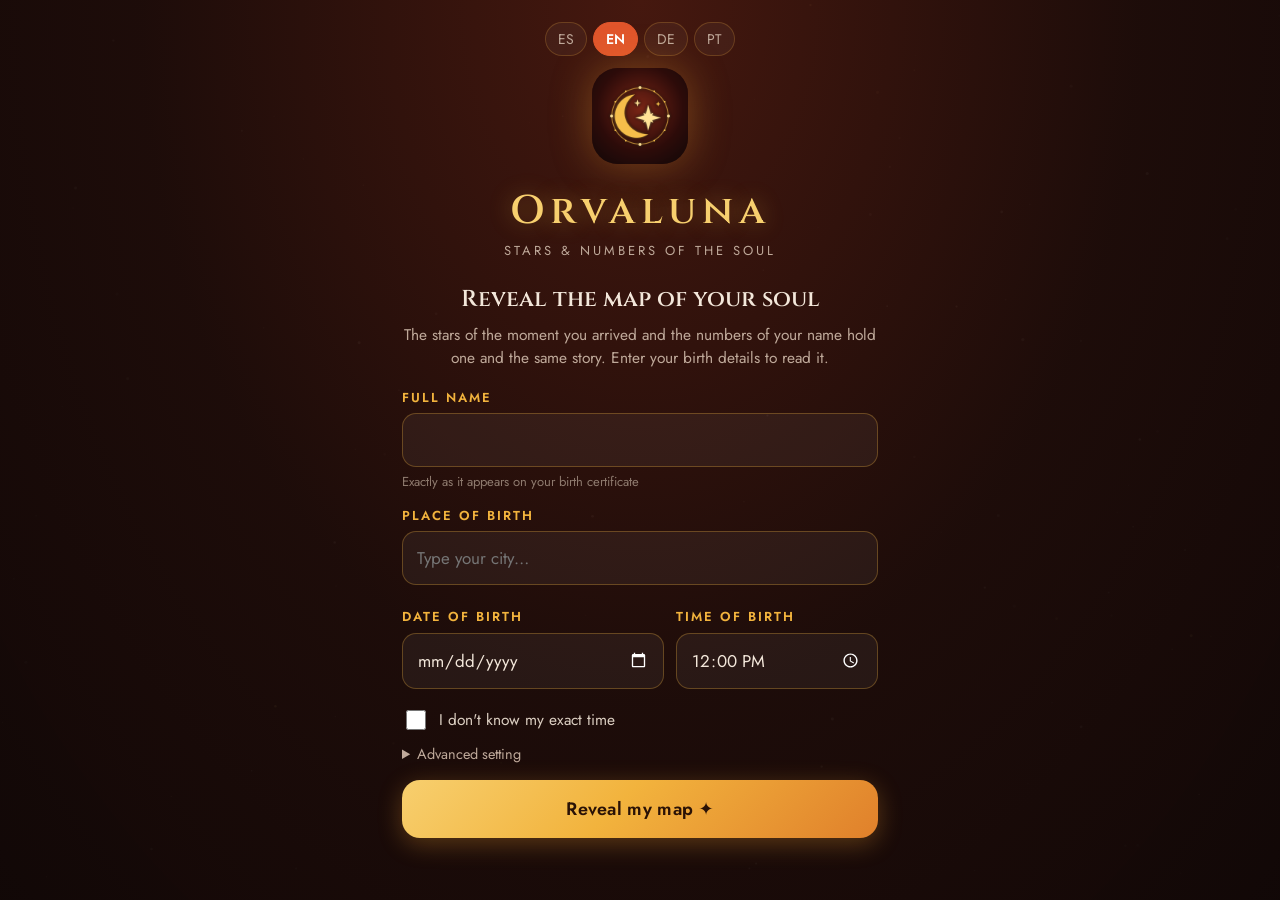
<file: www/index.html>
<!doctype html>
<html lang="es">
<head>
<meta charset="utf-8">
<meta name="viewport" content="width=device-width, initial-scale=1, maximum-scale=1, user-scalable=no, viewport-fit=cover">
<meta name="theme-color" content="#140A08">
<title>Orvaluna</title>
<link rel="stylesheet" href="css/style.css">
</head>
<body>
<canvas id="stars" aria-hidden="true"></canvas>
<audio id="bgm" src="audio/orvaluna_ambient.mp3" loop preload="auto"></audio>

<!-- Encabezado -->
<header id="hdr" class="hidden">
  <div class="hdr-row">
    <div class="hdr-text">
      <div class="kicker" style="margin-top:12px">✨ <span id="hdrBrand">Astral &amp; Numerología</span></div>
    </div>
    <div class="hdr-actions">
      <button class="round-btn" id="btnMusic" aria-label="music">♫</button>
      <button class="round-btn gear" id="btnSettings" aria-label="settings">⚙</button>
    </div>
  </div>
  <div class="name-row"><h1 id="hdrName">—</h1><button class="pill-btn" id="btnChange">✏️ <span data-t="change">Cambiar</span></button></div>
</header>

<main id="main" class="hidden">
  <section class="view" id="view-chart"></section>
  <section class="view" id="view-num"></section>
  <section class="view" id="view-synth"></section>
  <section class="view" id="view-me"></section>
</main>

<nav id="nav" class="hidden">
  <button data-view="chart" class="active"><span class="ni">🌌</span><span class="nl" data-t="nav.chart">Carta Astral</span></button>
  <button data-view="num"><span class="ni">🔢</span><span class="nl" data-t="nav.num">Numerología</span></button>
  <button data-view="synth"><span class="ni">✨</span><span class="nl" data-t="nav.synth">Síntesis</span></button>
  <button data-view="me"><span class="ni">👤</span><span class="nl" data-t="nav.me">Mis Datos</span></button>
</nav>

<!-- Formulario -->
<div id="form" class="overlay hidden">
  <div class="form-wrap">
    <div class="langs" id="formLangs"></div>
    <div class="brand">
      <img src="icon.png" alt="" class="brand-logo">
      <div class="brand-name">Orvaluna</div>
      <div class="brand-tag" data-t="tagline">Astros &amp; Números del Alma</div>
    </div>
    <h2 data-t="welcomeTitle">Revela el mapa de tu alma</h2>
    <p class="sub" data-t="welcomeSub"></p>

    <label class="fld"><span data-t="fullName">Nombre completo</span>
      <input id="fName" type="text" autocomplete="name" autocapitalize="words">
      <small data-t="fullNameHint"></small>
    </label>
    <label class="fld"><span data-t="place">Lugar de nacimiento</span>
      <input id="fPlace" type="text" autocomplete="off" data-tp="placeHint">
      <div id="placeList" class="suggest hidden"></div>
      <div id="placeChosen" class="chosen hidden"></div>
    </label>
    <div class="row2">
      <label class="fld"><span data-t="date">Fecha</span><input id="fDate" type="date" min="1800-01-01" max="2100-12-31"></label>
      <label class="fld"><span data-t="time">Hora</span><input id="fTime" type="time" value="12:00"></label>
    </div>
    <label class="check"><input id="fNoTime" type="checkbox"><span data-t="unknownTime">No conozco mi hora exacta</span></label>
    <details class="adv"><summary data-t="advanced">Ajuste avanzado</summary>
      <label class="fld"><span data-t="manualOffset"></span><input id="fOffset" type="text" inputmode="decimal" placeholder="-5"><small data-t="manualOffsetHint"></small></label>
    </details>
    <div id="formErr" class="err hidden"></div>
    <button class="cta" id="btnCalc"><span data-t="calc">Revelar mi mapa</span> ✦</button>
    <button class="ghost hidden" id="btnCancel" data-t="cancel">Cancelar</button>
  </div>
</div>

<!-- Cargando -->
<div id="loading" class="overlay hidden">
  <div class="astrolabe"><div class="ring r1"></div><div class="ring r2"></div><div class="ring r3"></div><div class="core">✦</div></div>
  <p id="loadingTxt" data-t="calculating">Alineando los astros…</p>
</div>

<!-- Ajustes -->
<div id="sheet" class="sheet-bg hidden">
  <div class="sheet">
    <div class="sheet-grip"></div>
    <h3 data-t="settings">Ajustes</h3>
    <div class="set-label" data-t="language">Idioma</div>
    <div class="langs big" id="setLangs"></div>
    <div class="set-row">
      <span data-t="music">Música de fondo</span>
      <label class="switch"><input type="checkbox" id="setMusic"><span></span></label>
    </div>
    <div class="set-row col">
      <span data-t="volume">Volumen</span>
      <input type="range" id="setVol" min="0" max="100" value="45">
    </div>
    <div class="set-label" data-t="about">Acerca de</div>
    <p class="about" data-t="aboutTxt"></p>
    <details class="adv lic"><summary>Open source · Licencias · Lizenzen</summary>
      <p class="about small">Astronomy Engine © Don Cross — MIT · jsPDF © James Hall, yWorks — MIT · tz-lookup © DarkSky — CC0 · city-timezones © Kevin Kelly — MIT; city data © SimpleMaps.com — CC BY 4.0 · Place search © OpenStreetMap contributors, Nominatim — ODbL · Fonts Cinzel, Jost, Noto Sans Symbols — SIL Open Font License 1.1 · Music and artwork: original works created for Orvaluna.</p>
    </details>
    <p class="about small">Orvaluna · <span data-t="version">Versión</span> 1.0.0</p>
    <button class="cta" id="btnCloseSheet" data-t="close">Cerrar</button>
  </div>
</div>

<div id="toast" class="toast hidden"></div>

<script src="lib/astronomy.min.js"></script>
<script src="lib/tz-lookup.js"></script>
<script src="lib/cities.js"></script>
<script src="js/astro.js"></script>
<script src="js/numerology.js"></script>
<script src="js/i18n/es.js"></script>
<script src="js/i18n/en.js"></script>
<script src="js/i18n/de.js"></script>
<script src="js/i18n/pt.js"></script>
<script src="js/wheel.js"></script>
<script src="js/orbits.js"></script>
<script src="js/app.js"></script>
<script src="js/pdf.js" defer></script>
</body>
</html>
</file>
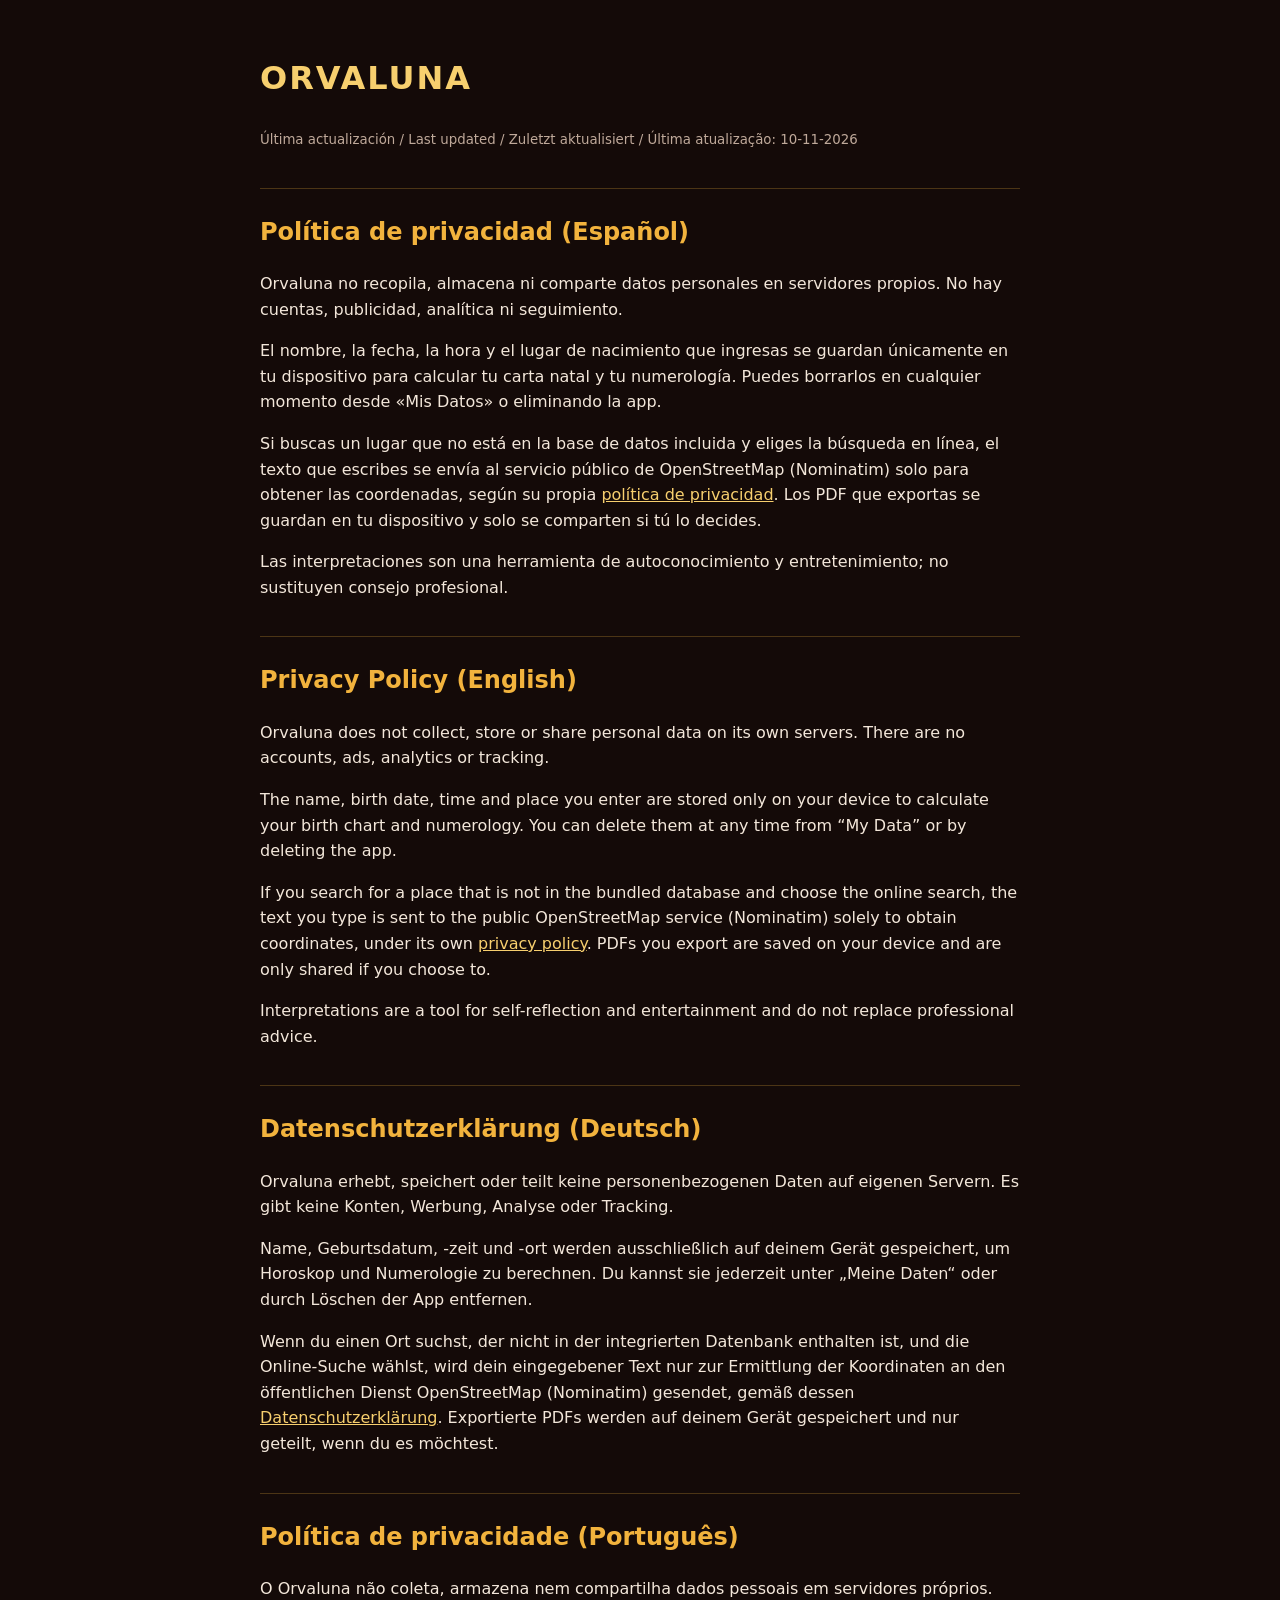
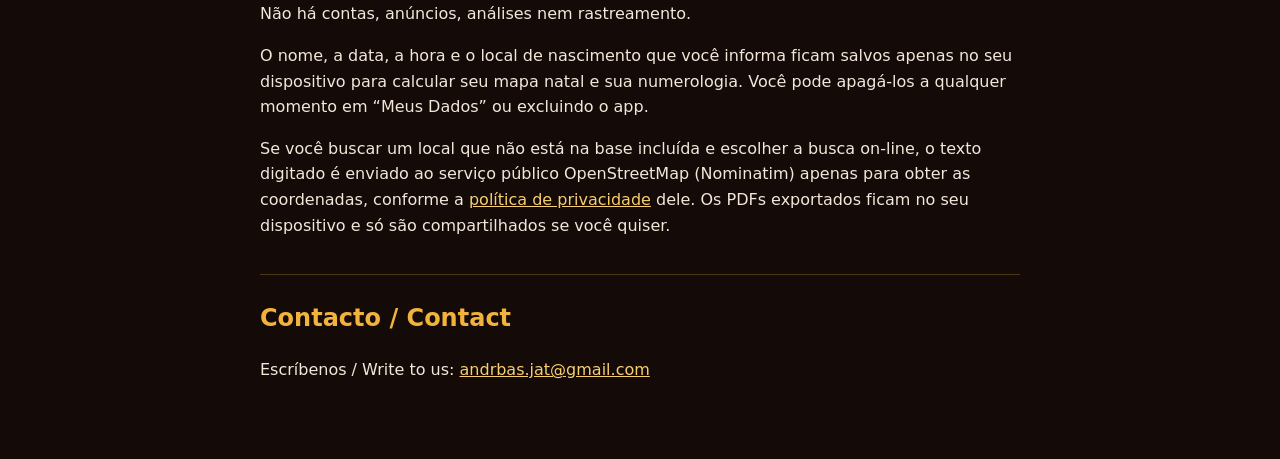
<file: docs/privacy.html>
<!doctype html>
<html lang="es">
<head>
<meta charset="utf-8">
<meta name="viewport" content="width=device-width, initial-scale=1">
<title>Orvaluna · Política de privacidad / Privacy Policy</title>
<style>
  body { margin: 0; background: #140A08; color: #F3E7DA; font: 16px/1.6 system-ui, sans-serif; }
  main { max-width: 760px; margin: 0 auto; padding: 32px 20px 60px; }
  h1 { color: #F7CF6E; letter-spacing: 2px; font-weight: 600; }
  h2 { color: #F2B33D; margin-top: 36px; border-top: 1px solid rgba(242,179,61,.25); padding-top: 24px; }
  a { color: #F7CF6E; }
  small { color: #BFA99A; }
</style>
</head>
<body>
<main>
<h1>ORVALUNA</h1>
<small>Última actualización / Last updated / Zuletzt aktualisiert / Última atualização: 10-11-2026</small>

<h2 id="es">Política de privacidad (Español)</h2>
<p>Orvaluna no recopila, almacena ni comparte datos personales en servidores propios. No hay cuentas, publicidad, analítica ni seguimiento.</p>
<p>El nombre, la fecha, la hora y el lugar de nacimiento que ingresas se guardan únicamente en tu dispositivo para calcular tu carta natal y tu numerología. Puedes borrarlos en cualquier momento desde «Mis Datos» o eliminando la app.</p>
<p>Si buscas un lugar que no está en la base de datos incluida y eliges la búsqueda en línea, el texto que escribes se envía al servicio público de OpenStreetMap (Nominatim) solo para obtener las coordenadas, según su propia <a href="https://osmfoundation.org/wiki/Privacy_Policy">política de privacidad</a>. Los PDF que exportas se guardan en tu dispositivo y solo se comparten si tú lo decides.</p>
<p>Las interpretaciones son una herramienta de autoconocimiento y entretenimiento; no sustituyen consejo profesional.</p>

<h2 id="en">Privacy Policy (English)</h2>
<p>Orvaluna does not collect, store or share personal data on its own servers. There are no accounts, ads, analytics or tracking.</p>
<p>The name, birth date, time and place you enter are stored only on your device to calculate your birth chart and numerology. You can delete them at any time from “My Data” or by deleting the app.</p>
<p>If you search for a place that is not in the bundled database and choose the online search, the text you type is sent to the public OpenStreetMap service (Nominatim) solely to obtain coordinates, under its own <a href="https://osmfoundation.org/wiki/Privacy_Policy">privacy policy</a>. PDFs you export are saved on your device and are only shared if you choose to.</p>
<p>Interpretations are a tool for self-reflection and entertainment and do not replace professional advice.</p>

<h2 id="de">Datenschutzerklärung (Deutsch)</h2>
<p>Orvaluna erhebt, speichert oder teilt keine personenbezogenen Daten auf eigenen Servern. Es gibt keine Konten, Werbung, Analyse oder Tracking.</p>
<p>Name, Geburtsdatum, -zeit und -ort werden ausschließlich auf deinem Gerät gespeichert, um Horoskop und Numerologie zu berechnen. Du kannst sie jederzeit unter „Meine Daten“ oder durch Löschen der App entfernen.</p>
<p>Wenn du einen Ort suchst, der nicht in der integrierten Datenbank enthalten ist, und die Online-Suche wählst, wird dein eingegebener Text nur zur Ermittlung der Koordinaten an den öffentlichen Dienst OpenStreetMap (Nominatim) gesendet, gemäß dessen <a href="https://osmfoundation.org/wiki/Privacy_Policy">Datenschutzerklärung</a>. Exportierte PDFs werden auf deinem Gerät gespeichert und nur geteilt, wenn du es möchtest.</p>

<h2 id="pt">Política de privacidade (Português)</h2>
<p>O Orvaluna não coleta, armazena nem compartilha dados pessoais em servidores próprios. Não há contas, anúncios, análises nem rastreamento.</p>
<p>O nome, a data, a hora e o local de nascimento que você informa ficam salvos apenas no seu dispositivo para calcular seu mapa natal e sua numerologia. Você pode apagá-los a qualquer momento em “Meus Dados” ou excluindo o app.</p>
<p>Se você buscar um local que não está na base incluída e escolher a busca on-line, o texto digitado é enviado ao serviço público OpenStreetMap (Nominatim) apenas para obter as coordenadas, conforme a <a href="https://osmfoundation.org/wiki/Privacy_Policy">política de privacidade</a> dele. Os PDFs exportados ficam no seu dispositivo e só são compartilhados se você quiser.</p>

<h2 id="contact">Contacto / Contact</h2>
<p>Escríbenos / Write to us: <a href="mailto:andrbas.jat@gmail.com">andrbas.jat@gmail.com</a></p>
</main>
</body>
</html>
</file>
<file: www/css/style.css>
@font-face { font-family: 'Cinzel'; font-weight: 400; src: url(../fonts/cinzel-latin-400-normal.woff2) format('woff2'); font-display: swap; }
@font-face { font-family: 'Cinzel'; font-weight: 600; src: url(../fonts/cinzel-latin-600-normal.woff2) format('woff2'); font-display: swap; }
@font-face { font-family: 'Cinzel'; font-weight: 700; src: url(../fonts/cinzel-latin-700-normal.woff2) format('woff2'); font-display: swap; }
@font-face { font-family: 'Jost'; font-weight: 300; src: url(../fonts/jost-latin-300-normal.woff2) format('woff2'); font-display: swap; }
@font-face { font-family: 'Jost'; font-weight: 400; src: url(../fonts/jost-latin-400-normal.woff2) format('woff2'); font-display: swap; }
@font-face { font-family: 'Jost'; font-weight: 500; src: url(../fonts/jost-latin-500-normal.woff2) format('woff2'); font-display: swap; }
@font-face { font-family: 'Jost'; font-weight: 600; src: url(../fonts/jost-latin-600-normal.woff2) format('woff2'); font-display: swap; }
@font-face { font-family: 'NotoSym'; font-weight: 400; src: url(../fonts/noto-sans-symbols-symbols-400-normal.woff2) format('woff2'); }

:root {
  --night: #140A08; --night2: #1C0E0B; --card: #22120E; --card2: #2A1510; --line: rgba(242, 179, 61, .22);
  --gold: #F2B33D; --gold2: #F7CF6E; --ember: #E0552B; --wine: #5A1A14; --text: #F3E7DA; --muted: #BFA99A; --dim: #8E7A6E;
  --fire: #E0552B; --earth: #6E9B4E; --air: #E9B53F; --water: #4F7FC8;
  --nav-h: 76px; --safe-b: env(safe-area-inset-bottom, 0px);
}
* { box-sizing: border-box; -webkit-tap-highlight-color: transparent; }
html, body { margin: 0; padding: 0; background: var(--night); color: var(--text); font-family: 'Jost', system-ui, sans-serif; font-size: 16px; line-height: 1.5; }
body { min-height: 100vh; overscroll-behavior: none; }
button { font-family: inherit; color: inherit; cursor: pointer; }
.hidden { display: none !important; }
.sym { font-family: 'NotoSym', 'Noto Sans Symbols', serif; font-variant-emoji: text; }

#stars { position: fixed; inset: 0; width: 100%; height: 100%; z-index: 0; pointer-events: none; }

/* Encabezado */
#hdr { position: sticky; top: 0; z-index: 20; padding: calc(14px + env(safe-area-inset-top, 0px)) 18px 12px; background: linear-gradient(180deg, #2B0F0C 0%, #3A1410 55%, rgba(30, 12, 10, .97) 100%); border-bottom: 1px solid var(--line); backdrop-filter: blur(6px); }
.hdr-row { display: flex; align-items: flex-start; gap: 10px; }
.hdr-text { flex: 1; min-width: 0; }
.kicker { font-size: 12px; letter-spacing: 3px; color: var(--gold); font-weight: 600; text-transform: uppercase; margin-bottom: 4px; }
#hdr h1 { font-family: 'Jost'; font-weight: 600; font-size: 26px; line-height: 1.15; margin: 0; letter-spacing: .3px; overflow-wrap: anywhere; }
.hdr-actions { display: flex; gap: 8px; }
.round-btn { width: 42px; height: 42px; border-radius: 50%; border: 1px solid rgba(255, 255, 255, .08); background: rgba(255, 255, 255, .08); font-size: 20px; color: #CFC3BA; display: grid; place-items: center; box-shadow: 0 0 0 4px rgba(0, 0, 0, .12); }
.round-btn.muted { opacity: .45; text-decoration: line-through; }
.round-btn.gear { font-size: 22px; }
.pill-btn { flex: 0 0 auto; white-space: nowrap; margin-top: 0; border: 1px solid rgba(242, 179, 61, .4); background: rgba(90, 26, 20, .55); border-radius: 999px; padding: 7px 16px; font-size: 15px; color: var(--gold2); }

main { position: relative; z-index: 1; padding: 16px 16px calc(var(--nav-h) + var(--safe-b) + 24px); max-width: 640px; margin: 0 auto; }
.view { display: none; animation: fade .45s ease; }
.view.active { display: block; }
@keyframes fade { from { opacity: 0; transform: translateY(8px); } to { opacity: 1; transform: none; } }

/* Navegación inferior */
#nav { position: fixed; left: 0; right: 0; bottom: 0; z-index: 30; display: flex; background: rgba(20, 10, 8, .97); border-top: 1px solid var(--line); padding: 8px 4px calc(8px + var(--safe-b)); height: calc(var(--nav-h) + var(--safe-b)); }
#nav button { flex: 1; background: none; border: 0; display: flex; flex-direction: column; align-items: center; justify-content: center; gap: 2px; color: var(--muted); position: relative; padding: 0; }
#nav .ni { font-size: 25px; filter: grayscale(.25) brightness(.9); transition: transform .25s; }
#nav .nl { font-size: 13.5px; }
#nav button.active { color: var(--gold); font-weight: 600; }
#nav button.active .ni { transform: translateY(-2px) scale(1.08); filter: none; }
#nav button.active::after { content: ''; position: absolute; bottom: -2px; width: 6px; height: 6px; border-radius: 50%; background: var(--gold); }

/* Tarjetas */
.card { background: linear-gradient(180deg, var(--card2), var(--card)); border: 1px solid var(--line); border-radius: 24px; padding: 20px; margin-bottom: 16px; position: relative; overflow: hidden; }
.card.glow { border-color: rgba(242, 179, 61, .55); box-shadow: 0 0 28px rgba(242, 160, 50, .18), inset 0 0 40px rgba(224, 85, 43, .06); }
.card.hero { background: linear-gradient(180deg, #8C2F17 0%, #4A1A10 45%, #24110C 100%); text-align: center; border-color: rgba(242, 179, 61, .6); box-shadow: 0 0 30px rgba(242, 160, 50, .2); }
.sec-title { font-size: 15px; letter-spacing: 3px; color: var(--gold); font-weight: 600; text-transform: uppercase; margin: 26px 4px 12px; }
.lbl { font-size: 13px; letter-spacing: 2.5px; color: var(--gold); font-weight: 600; text-transform: uppercase; }
.lbl.sm { font-size: 12px; }
h3.ttl { margin: 2px 0 2px; font-size: 24px; font-weight: 600; line-height: 1.2; }
.subttl { color: var(--gold2); font-size: 18px; line-height: 1.35; margin: 2px 0 6px; }
.meta { color: var(--muted); font-size: 15px; }
p.txt { margin: 10px 0 0; color: #E9DDD1; font-size: 16.5px; line-height: 1.62; }
.k { color: var(--gold); font-weight: 600; font-size: 14.5px; margin-top: 16px; display: flex; gap: 6px; align-items: center; letter-spacing: .3px; text-transform: uppercase; }
.k + p.txt { margin-top: 4px; }
.hl { color: var(--gold); font-weight: 600; }

/* Rueda */
.wheel-card { padding: 16px; }
.wheel-box { position: relative; width: 100%; max-width: 380px; margin: 0 auto; aspect-ratio: 1; }
.wheel-box canvas { width: 100%; height: 100%; display: block; }
.chips { display: flex; flex-wrap: wrap; justify-content: center; gap: 10px; margin-top: 16px; }
.chip { border: 1px solid var(--line); background: rgba(255, 255, 255, .03); border-radius: 999px; padding: 6px 12px; font-size: 14px; white-space: nowrap; }
.note { font-size: 13.5px; color: var(--dim); text-align: center; margin-top: 12px; }

.tabs { display: flex; gap: 4px; background: rgba(255, 255, 255, .04); border: 1px solid var(--line); border-radius: 999px; padding: 5px; overflow-x: auto; scrollbar-width: none; margin: 4px 0 16px; }
.tabs::-webkit-scrollbar { display: none; }
.tabs button { flex: 0 0 auto; border: 0; background: none; border-radius: 999px; padding: 10px 15px; font-size: 15.5px; color: var(--text); white-space: nowrap; }
.tabs button.active { background: var(--ember); color: #fff; font-weight: 600; box-shadow: 0 2px 12px rgba(224, 85, 43, .4); }

.sign-card { display: flex; gap: 14px; align-items: flex-start; }
.badge { flex: 0 0 64px; height: 64px; border-radius: 16px; background: rgba(255, 255, 255, .06); display: grid; place-items: center; position: relative; }
.badge .b1 { position: absolute; top: 4px; left: 6px; font-size: 22px; }
.badge .b2 { position: absolute; bottom: 4px; left: 6px; width: 28px; height: 28px; border-radius: 50%; display: grid; place-items: center; color: #1A0C08; font-size: 17px; }
.sign-card .info { flex: 1; min-width: 0; }

.row { display: flex; align-items: center; gap: 12px; padding: 13px 0; border-bottom: 1px solid rgba(242, 179, 61, .1); }
.row:last-child { border-bottom: 0; }
.pg { flex: 0 0 42px; height: 42px; border-radius: 50%; background: #2E160F; border: 1px solid rgba(242, 179, 61, .55); display: grid; place-items: center; color: var(--gold2); font-size: 21px; }
.pg.sun { background: #F5A623; color: #5A2208; }
.pg.moon { background: #F8EBC8; color: #5A3A10; }
.row .rt { flex: 1; min-width: 0; }
.row .rt b { font-weight: 600; font-size: 16.5px; }
.row .rt .meta { font-size: 14.5px; }
.row .deg { color: var(--gold2); font-weight: 600; font-size: 15px; white-space: nowrap; }
.retro { color: var(--ember); font-weight: 700; font-size: 13px; margin-left: 4px; }
.expand p.txt { font-size: 15.5px; }

.bars { margin-top: 8px; }
.bar { display: flex; align-items: center; gap: 10px; margin: 10px 0; }
.bar .bn { width: 92px; font-size: 15px; }
.bar .bt { flex: 1; height: 12px; border-radius: 99px; background: rgba(255, 255, 255, .06); overflow: hidden; }
.bar .bf { height: 100%; border-radius: 99px; }
.bar .bv { width: 40px; text-align: right; color: var(--muted); font-size: 14px; }

.asp-sym { flex: 0 0 42px; height: 42px; border-radius: 12px; display: grid; place-items: center; font-size: 22px; background: rgba(255, 255, 255, .05); }

/* Numerología */
.num-hero { text-align: left; }
.big-num { font-family: 'Cinzel', serif; font-size: 72px; line-height: 1; color: var(--gold); text-shadow: 0 0 24px rgba(242, 179, 61, .45); font-weight: 600; }
.num-hero .top { display: flex; align-items: center; gap: 16px; }
.grid3 { display: grid; grid-template-columns: repeat(3, minmax(0, 1fr)); gap: 10px; }
.grid2 { display: grid; grid-template-columns: repeat(2, 1fr); gap: 10px; }
.mini { background: linear-gradient(180deg, var(--card2), var(--card)); border: 1px solid var(--line); border-radius: 20px; padding: 16px 8px 14px; text-align: center; display: flex; flex-direction: column; align-items: center; }
.mini .n { font-family: 'Cinzel', serif; font-weight: 600; font-size: 36px; color: var(--gold); line-height: 1.1; }
.mini .t { font-size: 13.5px; font-weight: 600; letter-spacing: .4px; hyphens: auto; overflow-wrap: break-word; max-width: 100%; text-transform: uppercase; margin-top: 6px; line-height: 1.25; }
.mini .s { hyphens: auto; overflow-wrap: break-word; max-width: 100%; font-size: 12.5px; color: var(--muted); margin-top: 6px; line-height: 1.3; }
.mini.tap { cursor: pointer; }
.mini.sel { border-color: var(--gold); box-shadow: 0 0 18px rgba(242, 179, 61, .2); }
.tag { display: inline-block; font-size: 11.5px; letter-spacing: 1.5px; text-transform: uppercase; border: 1px solid rgba(242, 179, 61, .5); color: var(--gold2); border-radius: 99px; padding: 2px 10px; margin-top: 8px; }
.tag.k13 { border-color: rgba(224, 85, 43, .7); color: #FF9A73; }
.detail { margin-top: 12px; }

.timeline { position: relative; margin: 6px 0 0 8px; padding-left: 22px; border-left: 2px solid rgba(242, 179, 61, .25); }
.tl-item { position: relative; padding: 4px 0 16px; }
.tl-item::before { content: ''; position: absolute; left: -30px; top: 10px; width: 12px; height: 12px; border-radius: 50%; background: var(--card2); border: 2px solid var(--gold); }
.tl-item.cur::before { background: var(--gold); box-shadow: 0 0 12px var(--gold); }
.tl-item .tl-h { display: flex; align-items: baseline; gap: 10px; flex-wrap: wrap; }
.tl-item .tl-n { font-family: 'Cinzel'; font-size: 26px; color: var(--gold); font-weight: 600; }
.tl-item .tl-a { color: var(--muted); font-size: 14.5px; }
.tl-item .cur-tag { background: var(--ember); color: #fff; font-size: 11px; letter-spacing: 1px; padding: 2px 8px; border-radius: 99px; text-transform: uppercase; }

.inc { display: grid; grid-template-columns: repeat(3, 1fr); gap: 8px; margin-top: 12px; }
.inc div { border: 1px solid var(--line); border-radius: 14px; padding: 10px 6px; text-align: center; background: rgba(255, 255, 255, .02); }
.inc .d { font-family: 'Cinzel'; color: var(--gold); font-size: 22px; font-weight: 600; }
.inc .c { font-size: 13.5px; color: var(--muted); }
.inc .zero { border-color: rgba(224, 85, 43, .55); background: rgba(224, 85, 43, .07); }
.inc .zero .d { color: #FF8A5E; }
.inc .max { border-color: var(--gold); box-shadow: inset 0 0 14px rgba(242, 179, 61, .15); }

/* Síntesis */
.hero h2 { font-family: 'Jost'; font-weight: 600; font-size: 28px; margin: 6px 0 8px; }
.hero .triad { color: var(--gold2); font-weight: 500; font-size: 17px; line-height: 1.4; }
.hero .lp { color: #E9DDD1; margin-top: 10px; font-size: 16.5px; }
.ic-head { display: flex; gap: 14px; align-items: center; }
.ic-head .ic { font-size: 40px; }
.ic-head h3 { margin: 2px 0 0; font-size: 21px; font-weight: 600; line-height: 1.25; }
.pm { display: flex; gap: 14px; margin-top: 18px; }
.pm .ic { font-size: 30px; flex: 0 0 36px; }
.pm h4 { margin: 0; color: var(--gold); font-size: 18px; font-weight: 600; }
.pm p { margin: 4px 0 0; color: #DCCFC2; font-size: 16px; line-height: 1.55; }
.decree { text-align: center; padding: 28px 22px; }
.decree .star { font-size: 40px; }
.decree q { display: block; font-style: italic; font-size: 19px; line-height: 1.7; margin-top: 12px; quotes: '"' '"'; }
.decree .sig { color: var(--dim); margin-top: 14px; font-size: 14.5px; }
.export { display: flex; flex-direction: column; gap: 10px; }

/* Botones */
.cta { width: 100%; border: 0; border-radius: 18px; padding: 16px; font-size: 18px; font-weight: 600; color: #2A1206; background: linear-gradient(135deg, #F7CF6E, #F2B33D 45%, #E0802B); box-shadow: 0 6px 24px rgba(242, 160, 50, .3); letter-spacing: .3px; }
.cta:active { transform: scale(.98); }
.cta.sec { background: rgba(255, 255, 255, .05); color: var(--gold2); border: 1px solid rgba(242, 179, 61, .45); box-shadow: none; }
.ghost { width: 100%; border: 0; background: none; color: var(--muted); padding: 14px; font-size: 16px; }
.cta[disabled] { opacity: .6; }

/* Mis datos */
.kv { display: flex; justify-content: space-between; gap: 12px; padding: 11px 0; border-bottom: 1px solid rgba(242, 179, 61, .1); font-size: 16px; }
.kv:last-child { border-bottom: 0; }
.kv span:first-child { color: var(--muted); }
.kv span:last-child { text-align: right; font-weight: 500; }
.prof { display: flex; align-items: center; gap: 12px; padding: 12px 0; border-bottom: 1px solid rgba(242, 179, 61, .1); }
.prof:last-child { border-bottom: 0; }
.prof .av { width: 44px; height: 44px; border-radius: 50%; background: linear-gradient(135deg, #8C2F17, #3A1410); display: grid; place-items: center; font-weight: 600; color: var(--gold2); border: 1px solid var(--line); }
.prof .pi { flex: 1; min-width: 0; }
.prof .pi b { display: block; font-weight: 600; overflow: hidden; text-overflow: ellipsis; white-space: nowrap; }
.prof .pi small { color: var(--muted); }
.prof button { border: 1px solid var(--line); background: rgba(255, 255, 255, .04); border-radius: 12px; padding: 7px 11px; font-size: 14px; }
.prof .act { color: var(--gold); font-size: 13px; letter-spacing: 1px; text-transform: uppercase; }

/* Formulario */
.overlay { position: fixed; inset: 0; z-index: 50; overflow-y: auto; background: radial-gradient(ellipse at 50% 0%, #4A1A10 0%, #1E0D0A 55%, #120807 100%); }
#form { background: radial-gradient(ellipse at 50% 0%, rgba(74, 26, 16, .92) 0%, rgba(30, 13, 10, .94) 55%, rgba(18, 8, 7, .96) 100%); }
.form-wrap { max-width: 520px; margin: 0 auto; padding: calc(22px + env(safe-area-inset-top, 0px)) 22px calc(40px + env(safe-area-inset-bottom, 0px)); position: relative; z-index: 2; }
.brand { text-align: center; margin: 12px 0 8px; }
.brand-logo { width: 96px; height: 96px; border-radius: 26px; box-shadow: 0 0 40px rgba(242, 160, 50, .35); animation: float 6s ease-in-out infinite; }
@keyframes float { 50% { transform: translateY(-6px); } }
.brand-name { font-family: 'Cinzel', serif; font-size: 40px; font-weight: 600; letter-spacing: 6px; color: var(--gold2); margin-top: 10px; text-shadow: 0 0 22px rgba(242, 179, 61, .4); }
.brand-tag { color: var(--muted); letter-spacing: 3px; font-size: 13px; text-transform: uppercase; }
.form-wrap h2 { font-family: 'Cinzel'; font-weight: 600; text-align: center; font-size: 23px; margin: 22px 0 6px; color: var(--text); }
.form-wrap .sub { text-align: center; color: var(--muted); font-size: 15.5px; margin: 0 0 18px; }
.fld { display: block; margin: 14px 0; position: relative; }
.fld > span { display: block; font-size: 13px; letter-spacing: 2px; text-transform: uppercase; color: var(--gold); font-weight: 600; margin-bottom: 6px; }
.fld input { width: 100%; background: rgba(255, 255, 255, .05); border: 1px solid rgba(242, 179, 61, .3); border-radius: 14px; padding: 14px 14px; font-size: 17px; color: var(--text); font-family: inherit; outline: none; color-scheme: dark; }
.fld input:focus { border-color: var(--gold); box-shadow: 0 0 0 3px rgba(242, 179, 61, .15); }
.fld small { display: block; color: var(--dim); font-size: 13px; margin-top: 5px; }
.row2 { display: grid; grid-template-columns: 1.3fr 1fr; gap: 12px; }
.row2 .fld { margin: 8px 0; }
.check { display: flex; gap: 10px; align-items: center; margin: 10px 0; font-size: 15.5px; color: #DCCFC2; }
.check input { width: 20px; height: 20px; accent-color: var(--ember); }
.adv { margin: 8px 0 16px; color: var(--muted); }
.adv summary { font-size: 14.5px; cursor: pointer; }
.suggest { position: absolute; left: 0; right: 0; top: 100%; margin-top: 4px; background: #2A1510; border: 1px solid rgba(242, 179, 61, .4); border-radius: 14px; z-index: 5; max-height: 290px; overflow-y: auto; box-shadow: 0 12px 30px rgba(0, 0, 0, .5); }
.suggest div { padding: 12px 14px; border-bottom: 1px solid rgba(242, 179, 61, .1); font-size: 15.5px; }
.suggest div:last-child { border-bottom: 0; }
.suggest div small { color: var(--muted); display: block; font-size: 13px; }
.suggest .online { color: var(--gold2); }
.chosen { margin-top: 8px; padding: 10px 14px; border-radius: 12px; background: rgba(110, 155, 78, .12); border: 1px solid rgba(110, 155, 78, .4); color: #CFE3BF; font-size: 14.5px; }
.err { color: #FF9A73; text-align: center; margin: 8px 0; font-size: 15px; }
.langs { display: flex; justify-content: center; gap: 6px; flex-wrap: wrap; }
.langs button { border: 1px solid var(--line); background: rgba(255, 255, 255, .04); border-radius: 99px; padding: 6px 12px; font-size: 14px; color: var(--muted); }
.langs button.active { background: var(--ember); border-color: var(--ember); color: #fff; font-weight: 600; }
.langs.big button { padding: 10px 16px; font-size: 15.5px; }

/* Carga */
#loading { display: flex; flex-direction: column; align-items: center; justify-content: center; z-index: 60; }
#loading p { color: var(--gold2); font-family: 'Cinzel'; letter-spacing: 2px; margin-top: 28px; font-size: 17px; }
.astrolabe { width: 170px; height: 170px; position: relative; }
.astrolabe .ring { position: absolute; inset: 0; border-radius: 50%; border: 2px solid transparent; }
.astrolabe .r1 { border-top-color: var(--gold); border-bottom-color: var(--gold); animation: spin 3s linear infinite; }
.astrolabe .r2 { inset: 22px; border-left-color: var(--ember); border-right-color: var(--ember); animation: spin 2.2s linear infinite reverse; }
.astrolabe .r3 { inset: 46px; border: 1px dashed rgba(242, 179, 61, .6); animation: spin 6s linear infinite; }
.astrolabe .core { position: absolute; inset: 0; display: grid; place-items: center; font-size: 34px; color: var(--gold2); animation: pulse 1.6s ease-in-out infinite; }
@keyframes spin { to { transform: rotate(360deg); } }
@keyframes pulse { 50% { transform: scale(1.25); opacity: .7; } }

/* Ajustes */
.sheet-bg { position: fixed; inset: 0; z-index: 70; background: rgba(0, 0, 0, .55); display: flex; align-items: flex-end; animation: fadebg .25s; }
@keyframes fadebg { from { opacity: 0; } }
.sheet { width: 100%; max-height: 88vh; overflow-y: auto; background: linear-gradient(180deg, #2E1611, #1A0D0A); border-top: 1px solid rgba(242, 179, 61, .4); border-radius: 26px 26px 0 0; padding: 10px 22px calc(22px + var(--safe-b)); animation: up .3s ease; }
@keyframes up { from { transform: translateY(40px); opacity: .5; } }
.sheet-grip { width: 44px; height: 5px; border-radius: 9px; background: rgba(255, 255, 255, .2); margin: 4px auto 10px; }
.sheet h3 { font-family: 'Cinzel'; text-align: center; font-weight: 600; color: var(--gold2); margin: 6px 0 14px; font-size: 22px; }
.set-label { font-size: 13px; letter-spacing: 2px; text-transform: uppercase; color: var(--gold); font-weight: 600; margin: 18px 0 10px; }
.set-row { display: flex; align-items: center; justify-content: space-between; padding: 14px 0; border-bottom: 1px solid rgba(242, 179, 61, .12); font-size: 16.5px; }
.set-row.col { flex-direction: column; align-items: stretch; gap: 10px; }
input[type=range] { width: 100%; accent-color: var(--gold); }
.switch { position: relative; width: 52px; height: 30px; }
.switch input { opacity: 0; width: 0; height: 0; }
.switch span { position: absolute; inset: 0; border-radius: 99px; background: rgba(255, 255, 255, .15); transition: .25s; }
.switch span::before { content: ''; position: absolute; width: 24px; height: 24px; left: 3px; top: 3px; border-radius: 50%; background: #fff; transition: .25s; }
.switch input:checked + span { background: var(--ember); }
.switch input:checked + span::before { transform: translateX(22px); }
.about { color: var(--muted); font-size: 14.5px; line-height: 1.55; }
.about.small { font-size: 13px; color: var(--dim); margin-bottom: 18px; }

.toast { position: fixed; left: 50%; bottom: calc(var(--nav-h) + var(--safe-b) + 18px); transform: translateX(-50%); z-index: 90; background: #F2B33D; color: #2A1206; font-weight: 600; padding: 10px 18px; border-radius: 99px; box-shadow: 0 6px 20px rgba(0, 0, 0, .4); font-size: 15px; max-width: 90%; text-align: center; }

.name-row { display: flex; align-items: center; gap: 10px; margin-top: 2px; }
.name-row h1 { flex: 1; min-width: 0; }
.jobs { display: flex; flex-wrap: wrap; gap: 8px; margin-top: 10px; }
.job { background: linear-gradient(135deg, rgba(242,179,61,.18), rgba(224,85,43,.14)); border: 1px solid rgba(242,179,61,.45); color: var(--gold2); border-radius: 999px; padding: 7px 14px; font-size: 15px; font-weight: 500; }
.map-head { margin-bottom: 10px; }
.map-head .meta { font-size: 14px; margin-top: 4px; line-height: 1.45; }
.legend { display: flex; flex-wrap: wrap; justify-content: center; gap: 6px 14px; margin-top: 14px; }
.leg { font-size: 12.5px; color: var(--muted); display: inline-flex; align-items: center; gap: 5px; white-space: nowrap; line-height: 1.3; }
.leg i { width: 9px; height: 9px; border-radius: 50%; display: inline-block; flex: 0 0 9px; }
.leg b { color: var(--text); font-weight: 500; }
.sum-list { margin-top: 12px; }
.sum-row { display: flex; gap: 12px; padding: 11px 0; border-bottom: 1px solid rgba(242,179,61,.12); }
.sum-row:last-child { border-bottom: 0; }
.sum-ic { flex: 0 0 28px; font-size: 20px; text-align: center; color: var(--gold); line-height: 1.3; }
.sum-k { font-size: 12.5px; letter-spacing: 1.5px; text-transform: uppercase; color: var(--gold); font-weight: 600; }
.sum-v { font-size: 15.5px; color: #E9DDD1; line-height: 1.5; margin-top: 2px; }
.sum-nums { display: grid; grid-template-columns: repeat(3, minmax(0, 1fr)); gap: 8px; margin: 14px 0 4px; }
.sn:first-child { grid-column: 1 / -1; display: flex; align-items: center; gap: 14px; text-align: left; padding: 10px 16px; border-color: rgba(242,179,61,.55); }
.sn:first-child .snv { font-size: 38px; }
.sn:first-child .snl, .sn:first-child .snt { margin-top: 0; }
.sn:first-child .snt { font-size: 13px; }
.sn { border: 1px solid var(--line); border-radius: 14px; padding: 10px 4px 9px; text-align: center; background: rgba(255,255,255,.02); }
.snv { font-family: 'Cinzel', serif; font-size: 26px; font-weight: 600; color: var(--gold); line-height: 1.1; }
.snl { font-size: 11px; letter-spacing: .5px; overflow-wrap: break-word; hyphens: auto; text-transform: uppercase; font-weight: 600; margin-top: 4px; line-height: 1.2; }
.snt { font-size: 11px; color: var(--muted); margin-top: 3px; line-height: 1.25; }

.mini { min-width: 0; }
</file>
